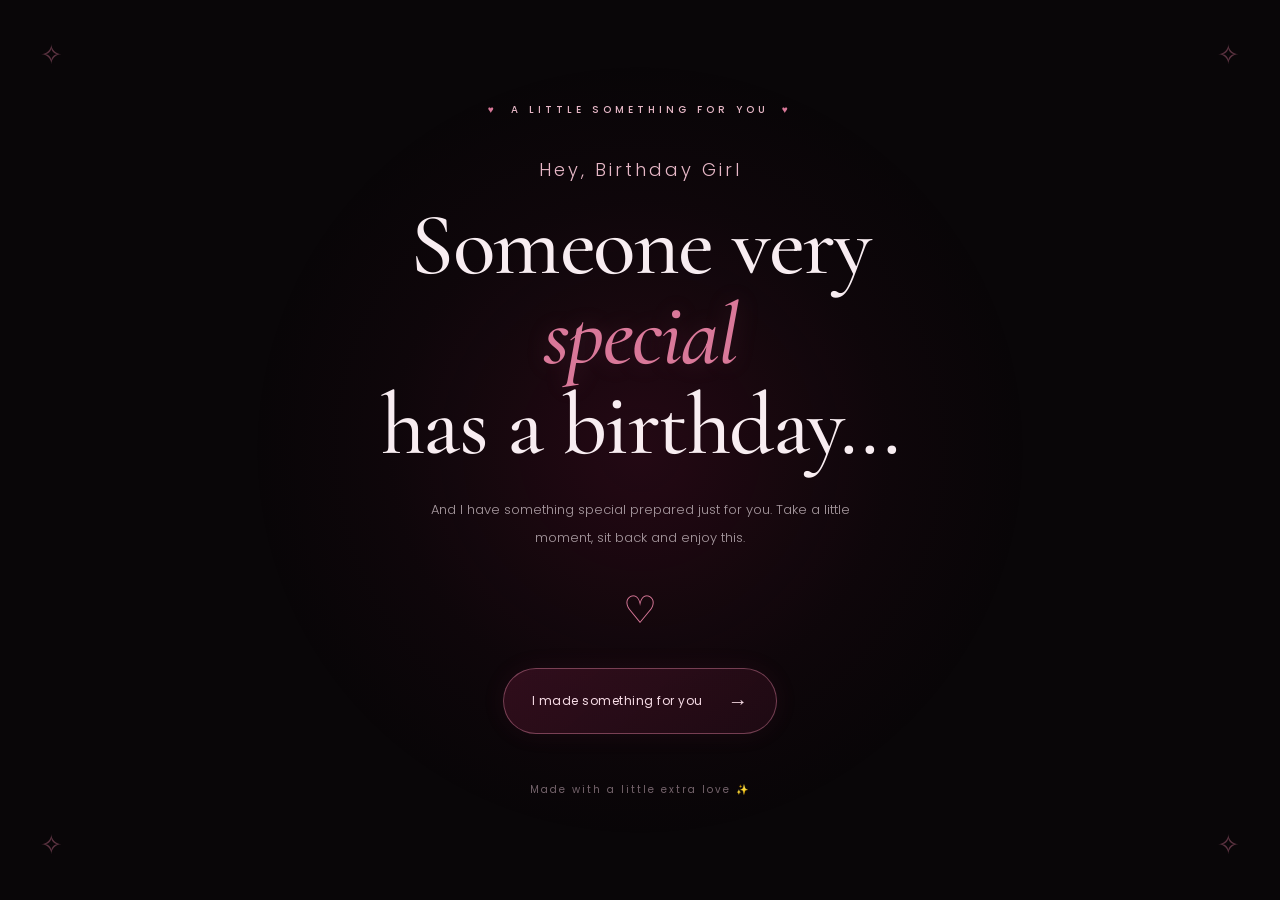
<file: 1195/index.html>
<!DOCTYPE html>
<html lang="en">
<head>
  <meta charset="UTF-8">
  <meta name="viewport" content="width=device-width, initial-scale=1.0">
  <meta name="theme-color" content="#090608">
  <meta name="description" content="A little birthday surprise made just for you.">
  <title>A Little Surprise For You ❤️</title>
  <link rel="stylesheet" href="style.css">
  <link rel="preconnect" href="https://fonts.googleapis.com">
  <link rel="preconnect" href="https://fonts.gstatic.com" crossorigin>
  <link href="https://fonts.googleapis.com/css2?family=Cormorant+Garamond:wght@400;500;600;700&family=Poppins:wght@300;400;500;600&display=swap" rel="stylesheet">
</head>
<body class="welcome-page">
  <div class="background-glow"></div>
  <div class="particles" id="particles" aria-hidden="true"></div>
  <div class="corner-decoration top-left">✧</div>
  <div class="corner-decoration top-right">✧</div>
  <div class="corner-decoration bottom-left">✧</div>
  <div class="corner-decoration bottom-right">✧</div>

  <main class="welcome-container">
    <div class="main-content">
      <div class="top-label"><span class="small-heart">♥</span> A LITTLE SOMETHING FOR YOU <span class="small-heart">♥</span></div>
      <p class="greeting">Hey, Birthday Girl</p>
      <h1>Someone very <span>special</span> has a birthday...</h1>
      <p class="description">And I have something special prepared just for you. Take a little moment, sit back and enjoy this.</p>
      <div class="heart-decoration" aria-hidden="true"><span>♡</span></div>
      <a href="story.html" class="start-button"><span>I made something for you</span><span class="arrow">→</span></a>
      <p class="bottom-message">Made with a little extra love ✨</p>
    </div>
  </main>
  <script src="script.js"></script>
</body>
</html>
</file>
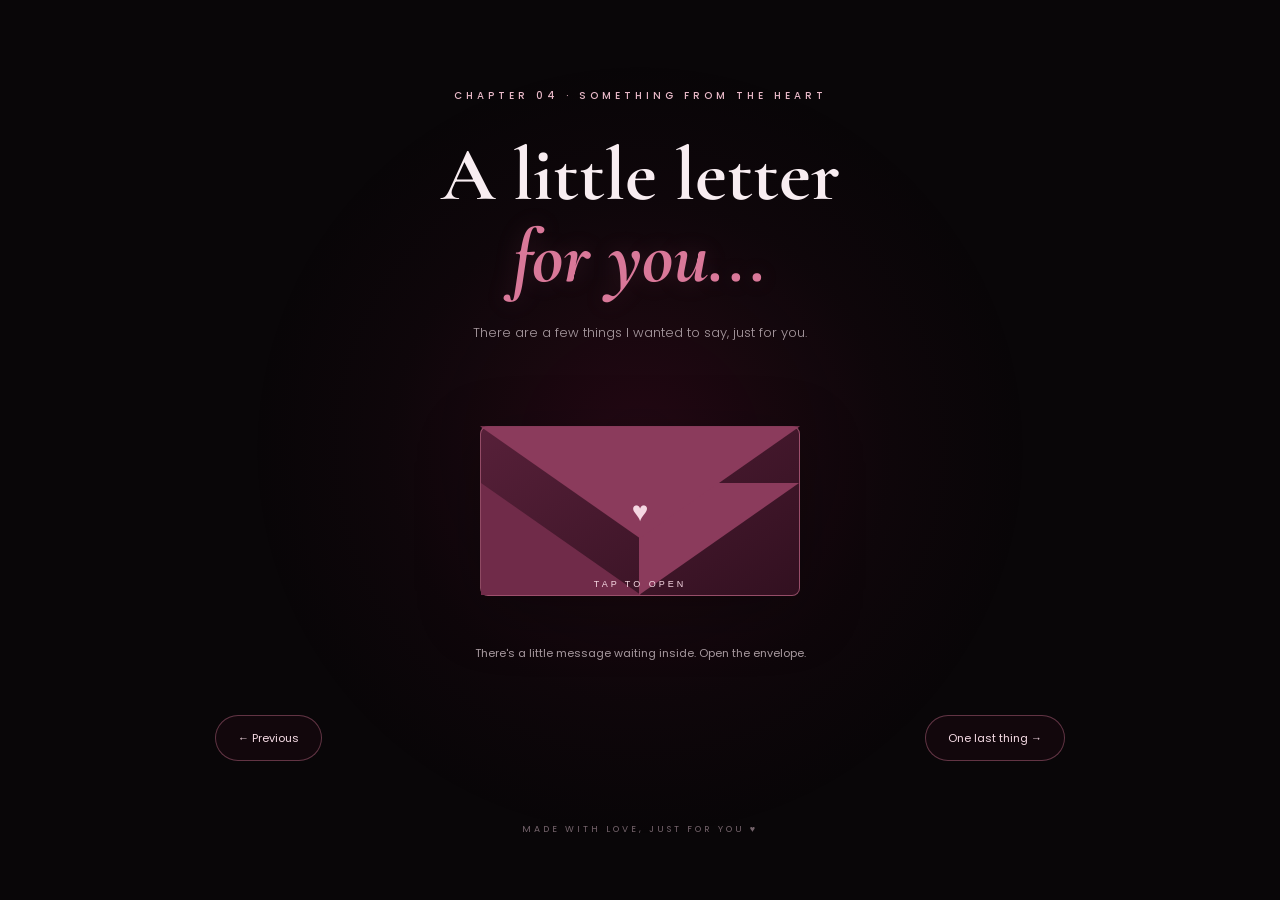
<file: 1195/letter.html>
<!DOCTYPE html>
<html lang="en">
<head>
  <meta charset="UTF-8">
  <meta name="viewport" content="width=device-width, initial-scale=1.0">
  <meta name="theme-color" content="#090608">
  <title>A Letter From Me 💌</title>
  <link rel="stylesheet" href="style.css">
  <link rel="preconnect" href="https://fonts.googleapis.com">
  <link rel="preconnect" href="https://fonts.gstatic.com" crossorigin>
  <link href="https://fonts.googleapis.com/css2?family=Cormorant+Garamond:wght@400;500;600;700&family=Poppins:wght@300;400;500;600&display=swap" rel="stylesheet">
</head>
<body class="letter-page">
  <div class="background-glow"></div>
  <div class="particles" id="particles" aria-hidden="true"></div>
  <main class="letter-container">
    <header class="letter-header">
      <span class="page-kicker">CHAPTER 04 · SOMETHING FROM THE HEART</span>
      <h1>A little letter <span>for you...</span></h1>
      <p>There are a few things I wanted to say, just for you.</p>
    </header>

    <section class="letter-scene">
      <button class="envelope" id="envelopeButton" type="button" aria-expanded="false" aria-controls="letterPaper">
        <span class="envelope-flap"></span>
        <span class="envelope-body"></span>
        <span class="envelope-heart">♥</span>
        <span class="envelope-hint">TAP TO OPEN</span>
      </button>

      <article class="letter-paper" id="letterPaper" aria-hidden="true">
        <p class="letter-greeting">To someone special,</p>
        <p>First of all, happy birthday. I hope today brings you the same warmth and happiness that you bring into the lives of the people around you.</p>
        <p>Ni birthday ki nenu okate korukunta ni life motham evaru una lekuna ni ee life lo happiness anedhi ey mathram thagakudadhu epatiki kuda , I always there for you in every situation no matter how far we will be , niki ni life lo elanti problem una nini evaru artham chesukokuna oka giraffe unadu ani gurthu pettuko.</p>
        <p>I hope this new year of your life gives you countless reasons to smile, the courage to chase everything you dream of, and people who make you feel valued every single day.</p>
        <p>Don't change for anyone in your life; just be yourself. You are the most wonderful person I have ever met, with a pure heart and soul..</p>
        <p>Keep being your wonderful self. You deserve beautiful things, today and always.</p>
        <p class="letter-signoff">With lots of affection, from your Waste Fellow <span>♥</span></p>
      </article>
    </section>

    <p class="letter-instruction" id="letterInstruction">There's a little message waiting inside. Open the envelope.</p>
    <nav class="page-navigation" aria-label="Page navigation">
      <a href="memories.html" class="nav-button previous">← Previous</a>
      <a href="surprise.html" class="nav-button next">One last thing →</a>
    </nav>
    <footer class="page-footer">MADE WITH LOVE, JUST FOR YOU ♥</footer>
  </main>
  <script src="script.js"></script>
</body>
</html>
</file>
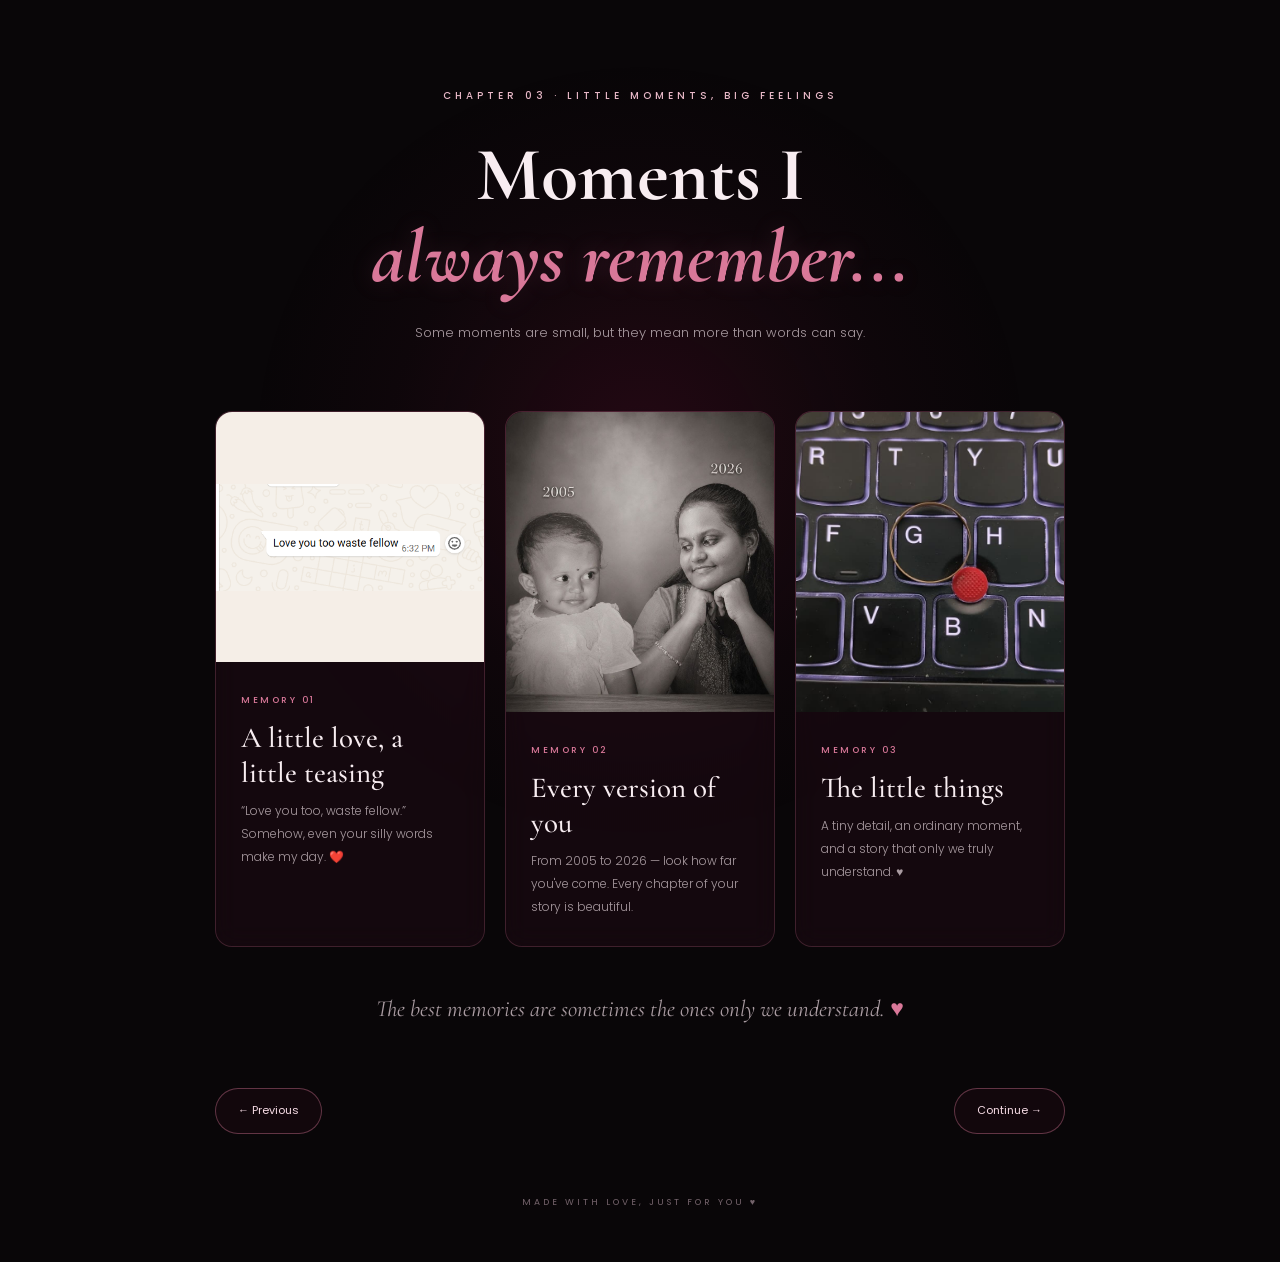
<file: 1195/memories.html>
<!DOCTYPE html>
<html lang="en">
<head>
  <meta charset="UTF-8">
  <meta name="viewport" content="width=device-width, initial-scale=1.0">
  <meta name="theme-color" content="#090608">
  <title>Moments I Remember 🌸</title>
  <link rel="stylesheet" href="style.css">
  <link rel="preconnect" href="https://fonts.googleapis.com">
  <link rel="preconnect" href="https://fonts.gstatic.com" crossorigin>
  <link href="https://fonts.googleapis.com/css2?family=Cormorant+Garamond:wght@400;500;600;700&family=Poppins:wght@300;400;500;600&display=swap" rel="stylesheet">
</head>
<body class="memories-page">
  <div class="background-glow"></div>
  <div class="particles" id="particles" aria-hidden="true"></div>
  <main class="memories-container">
    <header class="memories-header">
      <span class="page-kicker">CHAPTER 03 · LITTLE MOMENTS, BIG FEELINGS</span>
      <h1>Moments I <span>always remember...</span></h1>
      <p>Some moments are small, but they mean more than words can say.</p>
    </header>

    <section class="memory-grid memory-grid-three" aria-label="Our photo memories">
      <article class="memory-card memory-card-tall reveal static-memory-card">
        <div class="memory-art memory-art-chat">
          <img class="memory-photo" src="images/memory-01.png" alt="A sweet WhatsApp message saying Love you too waste fellow" loading="lazy">
        </div>
        <div class="memory-copy"><span class="memory-index">MEMORY 01</span><h2>A little love, a little teasing</h2><p>“Love you too, waste fellow.” Somehow, even your silly words make my day. ❤️</p></div>
      </article>

      <article class="memory-card reveal static-memory-card">
        <div class="memory-art memory-art-portrait">
          <img class="memory-photo" src="images/memory-02.jpg" alt="A childhood photograph beside a recent photograph, marked 2005 and 2026" loading="lazy">
        </div>
        <div class="memory-copy"><span class="memory-index">MEMORY 02</span><h2>Every version of you</h2><p>From 2005 to 2026 — look how far you've come. Every chapter of your story is beautiful.</p></div>
      </article>

      <article class="memory-card reveal static-memory-card">
        <div class="memory-art memory-art-portrait">
          <img class="memory-photo" src="images/memory-03.jpg" alt="A small ring and red charm resting on a laptop keyboard" loading="lazy">
        </div>
        <div class="memory-copy"><span class="memory-index">MEMORY 03</span><h2>The little things</h2><p>A tiny detail, an ordinary moment, and a story that only we truly understand. ♥</p></div>
      </article>
    </section>

    <p class="memory-note">The best memories are sometimes the ones only we understand. <span>♥</span></p>
    <nav class="page-navigation" aria-label="Page navigation">
      <a href="reasons.html" class="nav-button previous">← Previous</a>
      <a href="letter.html" class="nav-button next">Continue →</a>
    </nav>
    <footer class="page-footer">MADE WITH LOVE, JUST FOR YOU ♥</footer>
  </main>
  <script src="script.js"></script>
</body>
</html>
</file>
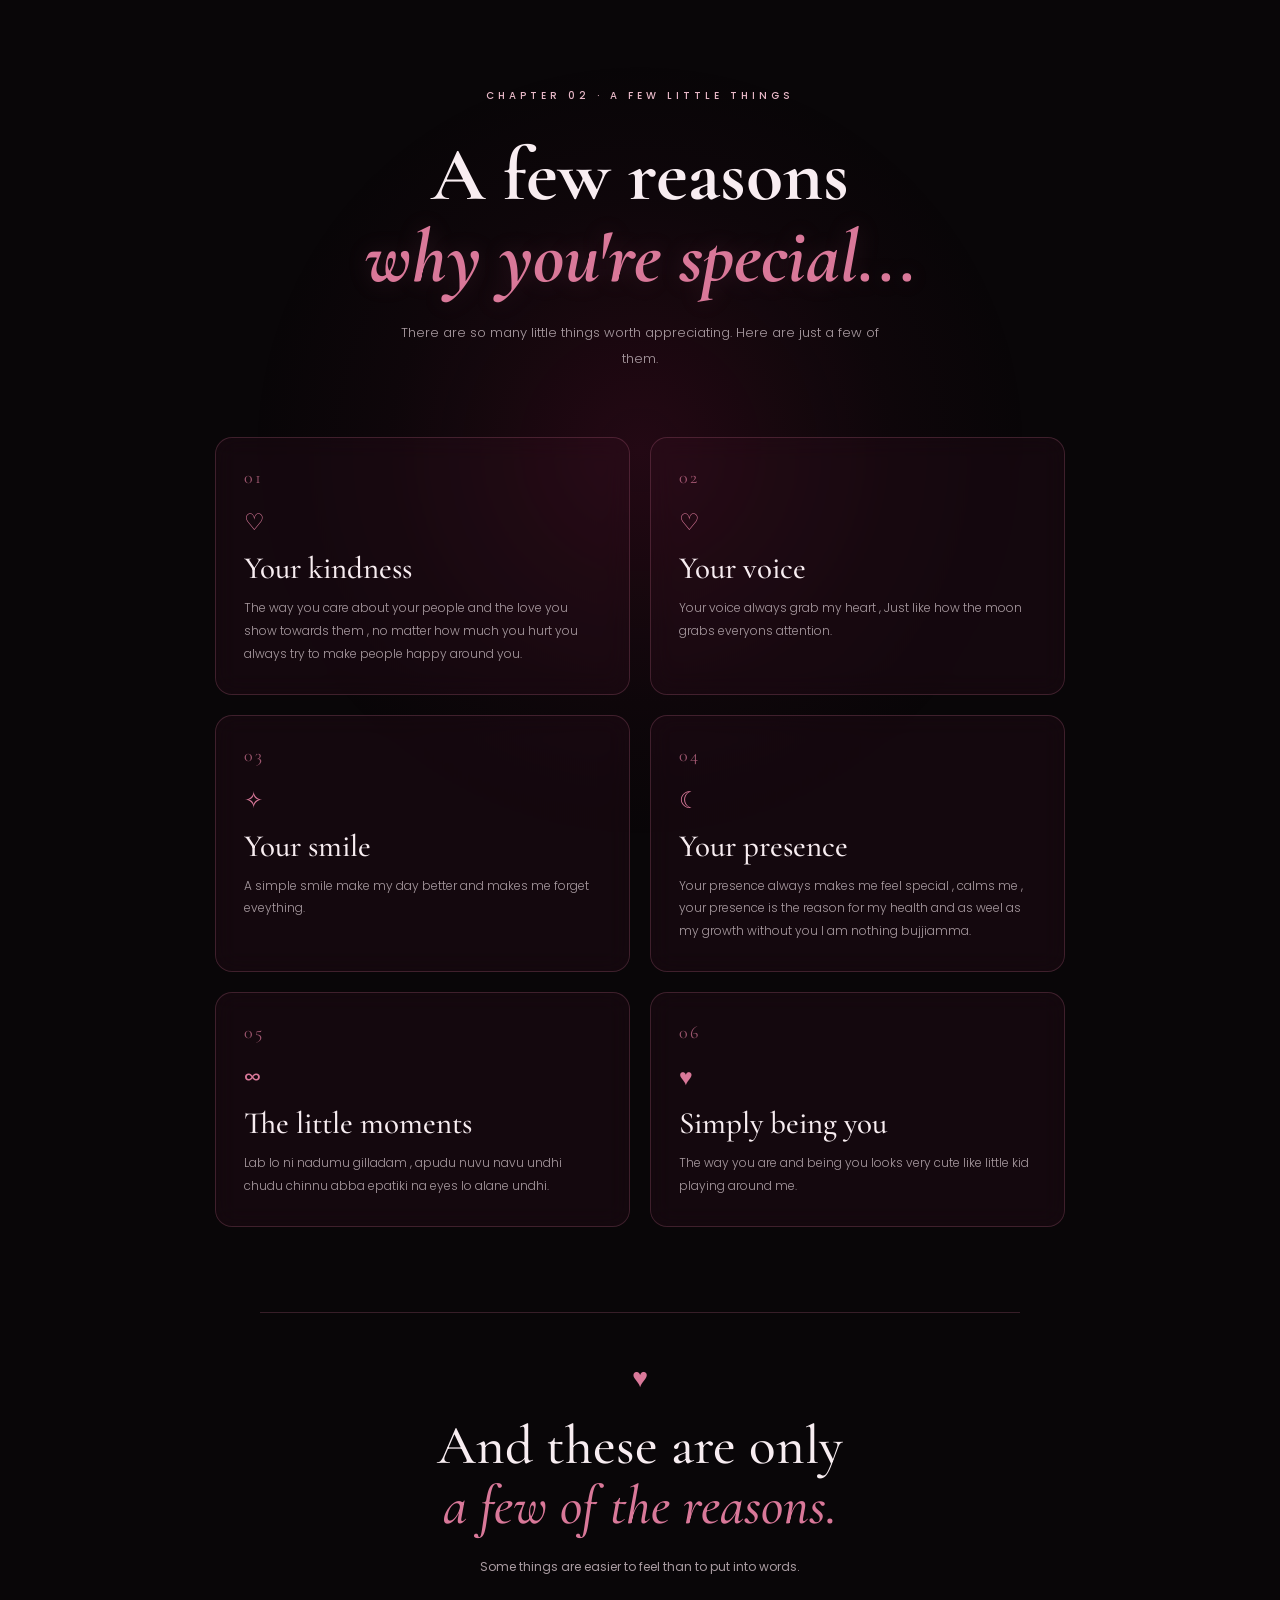
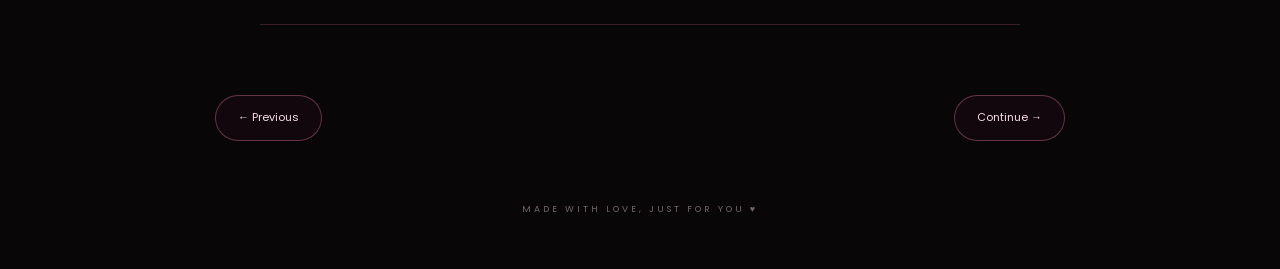
<file: 1195/reasons.html>
<!DOCTYPE html>
<html lang="en">
<head>
  <meta charset="UTF-8">
  <meta name="viewport" content="width=device-width, initial-scale=1.0">
  <meta name="theme-color" content="#090608">
  <title>Why You're Special ✨</title>
  <link rel="stylesheet" href="style.css">
  <link rel="preconnect" href="https://fonts.googleapis.com">
  <link rel="preconnect" href="https://fonts.gstatic.com" crossorigin>
  <link href="https://fonts.googleapis.com/css2?family=Cormorant+Garamond:wght@400;500;600;700&family=Poppins:wght@300;400;500;600&display=swap" rel="stylesheet">
</head>
<body class="reasons-page">
  <div class="background-glow"></div>
  <div class="particles" id="particles" aria-hidden="true"></div>
  <main class="reasons-container">
    <header class="reasons-header">
      <span class="page-kicker">CHAPTER 02 · A FEW LITTLE THINGS</span>
      <h1>A few reasons <span>why you're special...</span></h1>
      <p>There are so many little things worth appreciating. Here are just a few of them.</p>
    </header>

    <section class="reasons-grid" aria-label="Reasons why you are special">
      <article class="reason-card reveal"><span class="reason-number">01</span><span class="reason-icon">♡</span><h2>Your kindness</h2><p>The way you care about your people and the love you show towards them , no matter how much you hurt you always try to make people happy around you.</p></article>
      <article class="reason-card reveal"><span class="reason-number">02</span><span class="reason-icon">♡</span><h2>Your voice</h2><p>Your voice always grab my heart , Just like how the moon grabs everyons attention.</p></article>
      <article class="reason-card reveal"><span class="reason-number">03</span><span class="reason-icon">✧</span><h2>Your smile</h2><p>A simple smile make my day better and makes me forget eveything.</p></article>
      <article class="reason-card reveal"><span class="reason-number">04</span><span class="reason-icon">☾</span><h2>Your presence</h2><p>Your presence always makes me feel special , calms me , your presence is the reason for my health and as weel as my growth without you I am nothing bujjiamma.</p></article>
      <article class="reason-card reveal"><span class="reason-number">05</span><span class="reason-icon">∞</span><h2>The little moments</h2><p>Lab lo ni nadumu gilladam , apudu nuvu navu undhi chudu chinnu abba epatiki na eyes lo alane undhi.</p></article>
      <article class="reason-card reveal"><span class="reason-number">06</span><span class="reason-icon">♥</span><h2>Simply being you</h2><p>The way you are and being you looks very cute like little kid playing around me.</p></article>
    </section>

    <section class="reasons-closing reveal">
      <span class="closing-heart">♥</span>
      <h2>And these are only <span>a few of the reasons.</span></h2>
      <p>Some things are easier to feel than to put into words.</p>
    </section>
    <nav class="page-navigation" aria-label="Page navigation">
      <a href="story.html" class="nav-button previous">← Previous</a>
      <a href="memories.html" class="nav-button next">Continue →</a>
    </nav>
    <footer class="page-footer">MADE WITH LOVE, JUST FOR YOU ♥</footer>
  </main>
  <script src="script.js"></script>
</body>
</html>
</file>
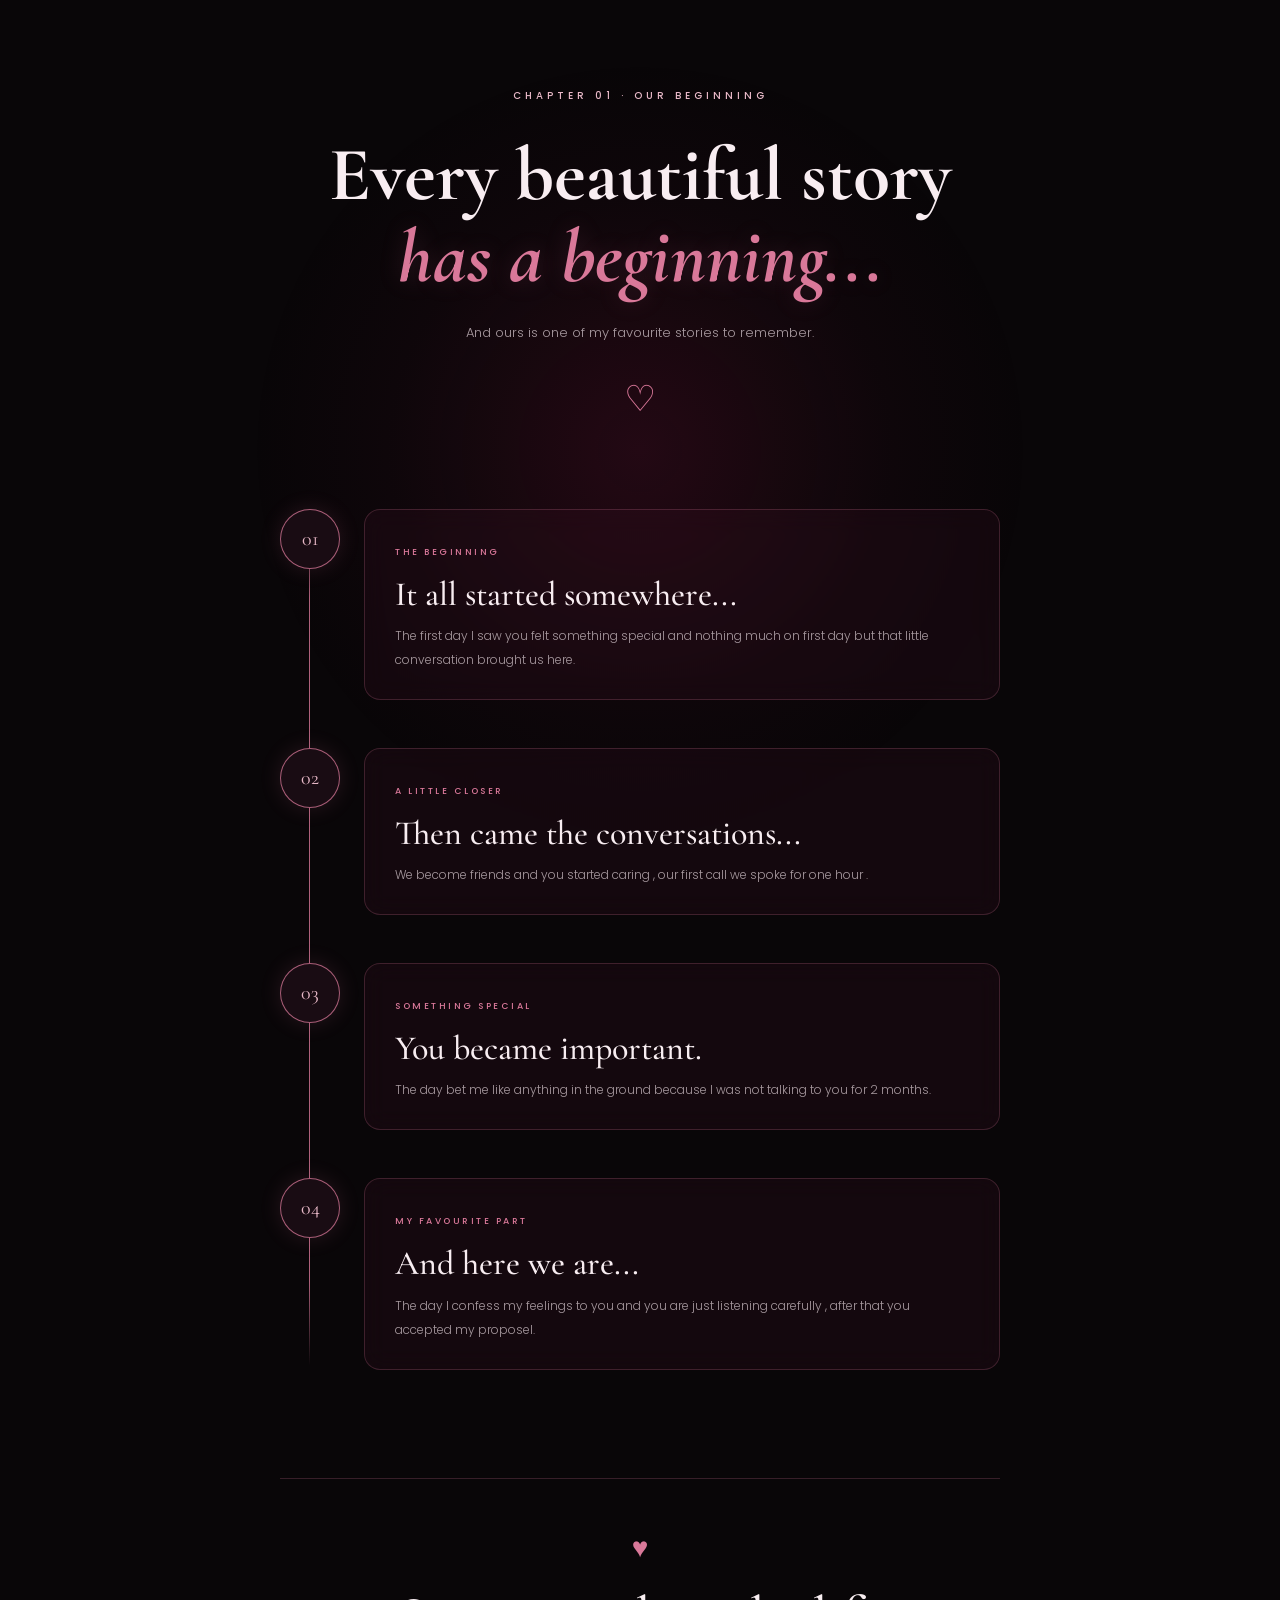
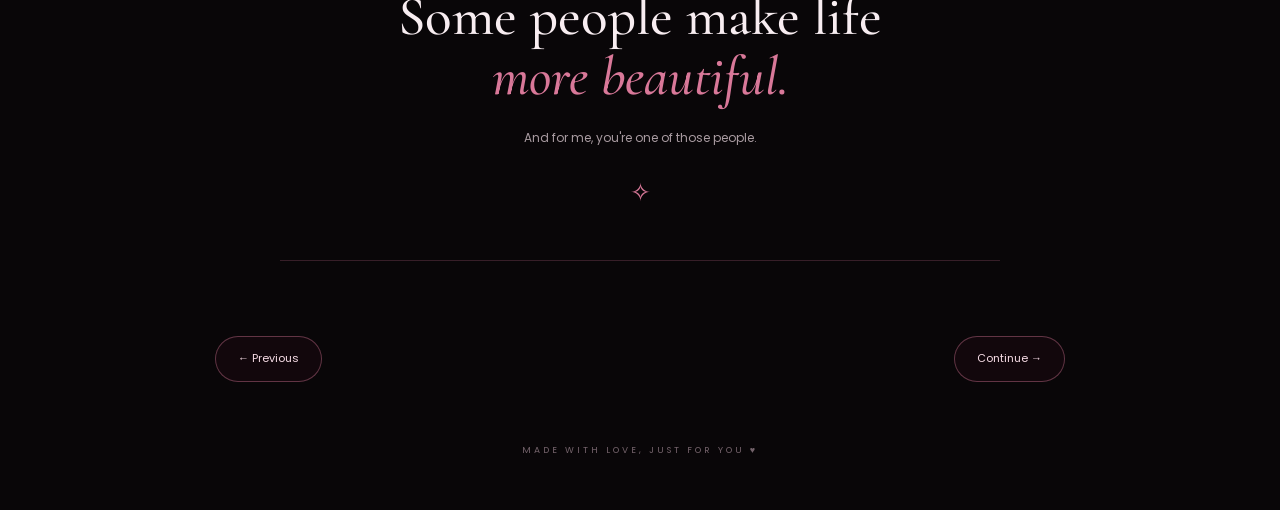
<file: 1195/story.html>
<!DOCTYPE html>
<html lang="en">
<head>
  <meta charset="UTF-8">
  <meta name="viewport" content="width=device-width, initial-scale=1.0">
  <meta name="theme-color" content="#090608">
  <title>Our Little Story ❤️</title>
  <link rel="stylesheet" href="style.css">
  <link rel="preconnect" href="https://fonts.googleapis.com">
  <link rel="preconnect" href="https://fonts.gstatic.com" crossorigin>
  <link href="https://fonts.googleapis.com/css2?family=Cormorant+Garamond:wght@400;500;600;700&family=Poppins:wght@300;400;500;600&display=swap" rel="stylesheet">
</head>
<body class="story-page">
  <div class="background-glow"></div>
  <div class="particles" id="particles" aria-hidden="true"></div>
  <main class="story-container">
    <header class="story-header">
      <span class="story-label">CHAPTER 01 · OUR BEGINNING</span>
      <h1>Every beautiful story <span>has a beginning...</span></h1>
      <p>And ours is one of my favourite stories to remember.</p>
      <div class="story-heart" aria-hidden="true">♡</div>
    </header>

    <section class="timeline" aria-label="Our story">
      <article class="timeline-item reveal">
        <div class="timeline-dot">01</div>
        <div class="timeline-card">
          <span class="moment-label">THE BEGINNING</span>
          <h2>It all started somewhere...</h2>
          <p>The first day I saw you felt something special and nothing much on first day but that little conversation brought us here.</p>
        </div>
      </article>
      <article class="timeline-item reveal">
        <div class="timeline-dot">02</div>
        <div class="timeline-card">
          <span class="moment-label">A LITTLE CLOSER</span>
          <h2>Then came the conversations...</h2>
          <p>We become friends and you started caring , our first call we spoke for one hour .</p>
        </div>
      </article>
      <article class="timeline-item reveal">
        <div class="timeline-dot">03</div>
        <div class="timeline-card">
          <span class="moment-label">SOMETHING SPECIAL</span>
          <h2>You became important.</h2>
          <p>The day bet me like anything in the ground because I was not talking to you for 2 months.</p>
        </div>
      </article>
      <article class="timeline-item reveal">
        <div class="timeline-dot">04</div>
        <div class="timeline-card">
          <span class="moment-label">MY FAVOURITE PART</span>
          <h2>And here we are...</h2>
          <p>The day I confess my feelings to you and you are just listening carefully , after that you accepted my proposel.</p>
        </div>
      </article>
    </section>

    <section class="story-ending reveal">
      <span class="ending-heart">♥</span>
      <h2>Some people make life <span>more beautiful.</span></h2>
      <p>And for me, you're one of those people.</p>
      <span class="ending-decoration">✧</span>
    </section>

    <nav class="page-navigation" aria-label="Page navigation">
      <a href="index.html" class="nav-button previous">← Previous</a>
      <a href="reasons.html" class="nav-button next">Continue →</a>
    </nav>
    <footer class="page-footer">MADE WITH LOVE, JUST FOR YOU ♥</footer>
  </main>
  <script src="script.js"></script>
</body>
</html>
</file>
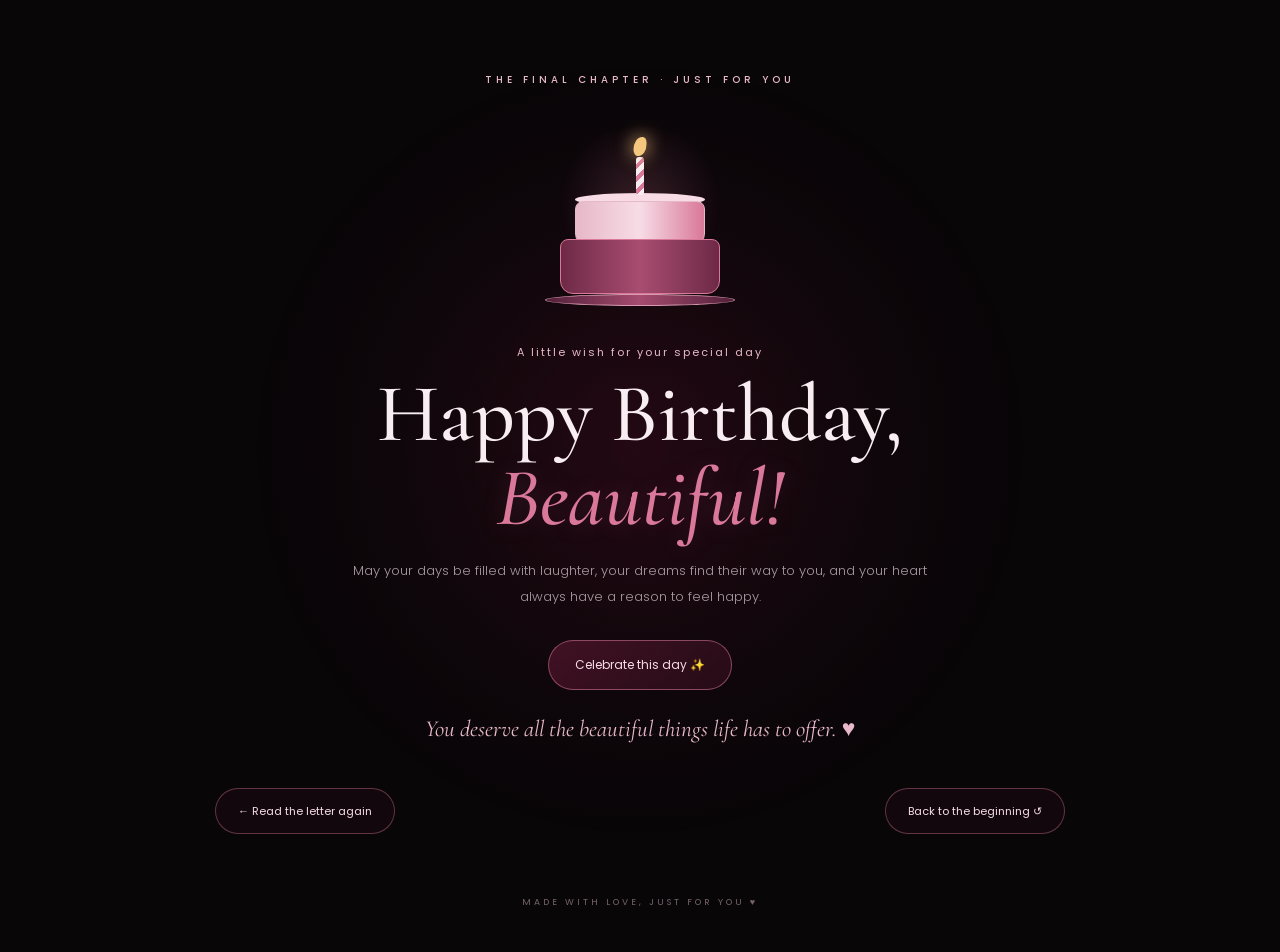
<file: 1195/surprise.html>
<!DOCTYPE html>
<html lang="en">
<head>
  <meta charset="UTF-8">
  <meta name="viewport" content="width=device-width, initial-scale=1.0">
  <meta name="theme-color" content="#090608">
  <title>One Last Surprise 🎂</title>
  <link rel="stylesheet" href="style.css">
  <link rel="preconnect" href="https://fonts.googleapis.com">
  <link rel="preconnect" href="https://fonts.gstatic.com" crossorigin>
  <link href="https://fonts.googleapis.com/css2?family=Cormorant+Garamond:wght@400;500;600;700&family=Poppins:wght@300;400;500;600&display=swap" rel="stylesheet">
</head>
<body class="surprise-page">
  <div class="background-glow"></div>
  <div class="particles" id="particles" aria-hidden="true"></div>
  <canvas id="celebrationCanvas" class="celebration-canvas" aria-hidden="true"></canvas>

  <main class="surprise-container">
    <span class="page-kicker">THE FINAL CHAPTER · JUST FOR YOU</span>
    <div class="birthday-cake reveal" aria-hidden="true">
      <div class="cake-glow"></div>
      <div class="candle"><span class="flame"></span></div>
      <div class="cake-top"></div>
      <div class="cake-middle"></div>
      <div class="cake-bottom"></div>
      <div class="cake-plate"></div>
    </div>

    <header class="surprise-header reveal">
      <p class="surprise-small">A little wish for your special day</p>
      <h1>Happy Birthday, <span>Beautiful!</span></h1>
      <p class="surprise-message">May your days be filled with laughter, your dreams find their way to you, and your heart always have a reason to feel happy.</p>
    </header>

    <button class="celebrate-button" id="celebrateButton" type="button">
      <span>Celebrate this day</span><span aria-hidden="true"> ✨</span>
    </button>
    <p class="final-note">You deserve all the beautiful things life has to offer. ♥</p>

    <nav class="page-navigation final-navigation" aria-label="Page navigation">
      <a href="letter.html" class="nav-button previous">← Read the letter again</a>
      <a href="index.html" class="nav-button next">Back to the beginning ↺</a>
    </nav>
    <footer class="page-footer">MADE WITH LOVE, JUST FOR YOU ♥</footer>
  </main>
  <script src="script.js"></script>
</body>
</html>
</file>
<file: 1195/style.css>
/* =========================================
   BIRTHDAY SURPRISE WEBSITE
   Shared design system for all six pages
========================================= */

:root {
  --background: #090608;
  --surface: rgba(60, 20, 37, 0.22);
  --pink: #d97899;
  --light-pink: #e7b8c7;
  --text: #f8edf1;
  --muted: #a99ba1;
  --line: rgba(217, 120, 153, 0.22);
}

* { box-sizing: border-box; margin: 0; padding: 0; }

html { scroll-behavior: smooth; }

body {
  min-height: 100vh;
  min-height: 100svh;
  position: relative;
  overflow-x: hidden;
  background: var(--background);
  color: var(--text);
  font-family: "Poppins", sans-serif;
}

.background-glow {
  position: fixed;
  z-index: 0;
  top: 50%;
  left: 50%;
  width: min(78vw, 780px);
  aspect-ratio: 1;
  transform: translate(-50%, -50%);
  border-radius: 50%;
  background: radial-gradient(circle, rgba(117,19,56,.25), rgba(80,15,40,.08) 45%, transparent 70%);
  pointer-events: none;
}

.particles {
  position: fixed;
  z-index: 1;
  inset: 0;
  overflow: hidden;
  pointer-events: none;
}

.particle {
  position: absolute;
  top: -30px;
  display: block;
  color: var(--pink);
  opacity: 0;
  text-shadow: 0 0 6px rgba(217,120,153,.7), 0 0 14px rgba(217,120,153,.4);
  animation: fallingHeart linear forwards;
}

@keyframes fallingHeart {
  0% { transform: translate3d(0,-30px,0) rotate(0); opacity: 0; }
  15% { opacity: .72; }
  50% { transform: translate3d(24px,50vh,0) rotate(20deg); opacity: .58; }
  100% { transform: translate3d(-18px,110vh,0) rotate(-20deg); opacity: 0; }
}

@keyframes fadeUp {
  from { opacity: 0; transform: translateY(30px); }
  to { opacity: 1; transform: translateY(0); }
}
@keyframes fadeIn { from { opacity: 0; } to { opacity: 1; } }
@keyframes heartbeat { 0%,100% { transform: scale(1); } 50% { transform: scale(1.18); } }
@keyframes flameFlicker {
  0%,100% { transform: translateX(-50%) rotate(-4deg) scale(1); }
  50% { transform: translateX(-50%) rotate(5deg) scale(1.1); }
}

h1, h2 { font-family: "Cormorant Garamond", serif; }
h1 span { color: var(--pink); font-style: italic; text-shadow: 0 0 25px rgba(217,120,153,.18); }

.page-kicker, .story-label {
  color: var(--light-pink);
  font-size: 10px;
  font-weight: 500;
  letter-spacing: 4px;
}

.page-navigation {
  position: relative;
  z-index: 2;
  display: flex;
  justify-content: space-between;
  align-items: center;
  gap: 14px;
  width: min(100%, 850px);
  margin: 0 auto;
}

.nav-button {
  display: inline-flex;
  align-items: center;
  justify-content: center;
  min-height: 46px;
  padding: 13px 22px;
  border: 1px solid rgba(217,120,153,.4);
  border-radius: 50px;
  color: #f7dce6;
  background: rgba(60,20,37,.18);
  text-decoration: none;
  font-size: 11px;
  transition: background .3s ease, transform .3s ease, border-color .3s ease;
}
.nav-button:hover { background: #70213f; border-color: var(--pink); transform: translateY(-3px); }
.nav-button:focus-visible, button:focus-visible, a:focus-visible { outline: 2px solid var(--pink); outline-offset: 4px; }

.page-footer {
  position: relative;
  z-index: 2;
  margin-top: 62px;
  padding-bottom: 8px;
  color: #74636b;
  text-align: center;
  font-size: 9px;
  letter-spacing: 3px;
}

.reveal {
  opacity: 0;
  transform: translateY(26px);
  transition: opacity .8s ease, transform .8s ease;
}
.reveal.visible { opacity: 1; transform: translateY(0); }

/* PAGE 1 — WELCOME */
.welcome-page { display: flex; align-items: center; justify-content: center; }
.welcome-container {
  position: relative;
  z-index: 2;
  display: flex;
  align-items: center;
  justify-content: center;
  width: 100%;
  min-height: 100vh;
  min-height: 100svh;
  padding: 70px 24px;
}
.main-content {
  width: 100%;
  max-width: 780px;
  margin: auto;
  text-align: center;
  animation: fadeUp 1.3s ease both;
}
.top-label {
  display: flex;
  justify-content: center;
  align-items: center;
  gap: 13px;
  margin-bottom: 38px;
  color: var(--light-pink);
  font-size: 10px;
  font-weight: 500;
  letter-spacing: 4px;
  animation: fadeIn 1.8s ease both;
}
.small-heart { color: var(--pink); font-size: 10px; }
.greeting { margin-bottom: 18px; color: var(--light-pink); font-size: clamp(14px,2vw,18px); font-weight: 300; letter-spacing: 3px; }
.welcome-page h1 { color: var(--text); font-size: clamp(48px,7.5vw,88px); font-weight: 500; line-height: 1.02; letter-spacing: -1.5px; }
.welcome-page h1 span { display: block; }
.description { max-width: 470px; margin: 26px auto 0; color: var(--muted); font-size: clamp(11px,1.2vw,13px); font-weight: 300; line-height: 2.1; }
.heart-decoration { margin: 30px 0; }
.heart-decoration span { display: inline-block; color: var(--pink); font-size: 38px; animation: heartbeat 2s ease-in-out infinite; }
.start-button {
  display: inline-flex;
  align-items: center;
  justify-content: center;
  gap: 25px;
  padding: 17px 28px;
  border: 1px solid rgba(218,126,157,.45);
  border-radius: 50px;
  background: linear-gradient(135deg,rgba(112,29,61,.35),rgba(53,15,31,.45));
  box-shadow: 0 0 25px rgba(190,65,110,.08);
  color: #f7dce6;
  text-decoration: none;
  font-size: 12px;
  letter-spacing: .5px;
  transition: all .35s ease;
}
.start-button:hover { transform: translateY(-4px); border-color: var(--pink); background: #70213f; box-shadow: 0 0 35px rgba(217,120,153,.3); }
.arrow { font-size: 20px; transition: transform .3s ease; }
.start-button:hover .arrow { transform: translateX(6px); }
.bottom-message { margin-top: 48px; color: #74636b; font-size: 10px; letter-spacing: 2px; }
.corner-decoration { position: fixed; z-index: 2; color: rgba(217,120,153,.4); font-size: 27px; pointer-events: none; }
.top-left { top: 35px; left: 40px; }
.top-right { top: 35px; right: 40px; }
.bottom-left { bottom: 35px; left: 40px; }
.bottom-right { bottom: 35px; right: 40px; }

/* PAGE 2 — OUR STORY */
.story-page, .reasons-page, .memories-page, .letter-page, .surprise-page { display: block; overflow-y: auto; }
.story-container, .reasons-container, .memories-container, .letter-container {
  position: relative;
  z-index: 2;
  width: min(100% - 40px, 950px);
  margin-inline: auto;
  padding: clamp(65px,9vh,100px) 0 45px;
}
.story-header, .reasons-header, .memories-header, .letter-header { text-align: center; margin: 0 auto 75px; animation: fadeUp 1.1s ease both; }
.story-header h1, .reasons-header h1, .memories-header h1, .letter-header h1 { margin-top: 28px; font-size: clamp(43px,7vw,76px); line-height: 1.08; }
.story-header h1 span, .reasons-header h1 span, .memories-header h1 span, .letter-header h1 span { display: block; }
.story-header > p, .reasons-header > p, .memories-header > p, .letter-header > p { max-width: 480px; margin: 22px auto 0; color: var(--muted); font-size: 13px; font-weight: 300; line-height: 2; }
.story-heart { margin-top: 25px; color: var(--pink); font-size: 36px; animation: heartbeat 2s ease-in-out infinite; }
.timeline { position: relative; width: min(100%,720px); margin: 0 auto; padding: 8px 0; }
.timeline::before { content: ""; position: absolute; top: 12px; bottom: 12px; left: 29px; width: 1px; background: linear-gradient(to bottom,transparent,rgba(217,120,153,.8) 10%,rgba(217,120,153,.8) 90%,transparent); }
.timeline-item { position: relative; display: grid; grid-template-columns: 60px minmax(0,1fr); align-items: start; gap: 24px; margin-bottom: 48px; }
.timeline-item:last-child { margin-bottom: 0; }
.timeline-dot { position: relative; z-index: 2; display: grid; place-items: center; width: 60px; height: 60px; border: 1px solid rgba(217,120,153,.75); border-radius: 50%; background: #190c13; color: var(--light-pink); font-family: "Cormorant Garamond",serif; font-size: 20px; box-shadow: 0 0 22px rgba(217,120,153,.14); }
.timeline-card { min-width: 0; padding: 27px 30px; border: 1px solid var(--line); border-radius: 16px; background: var(--surface); backdrop-filter: blur(12px); -webkit-backdrop-filter: blur(12px); transition: transform .35s ease,border-color .35s ease,box-shadow .35s ease; }
.timeline-card:hover { transform: translateY(-4px); border-color: rgba(217,120,153,.55); box-shadow: 0 12px 32px rgba(160,40,80,.12); }
.moment-label, .memory-index { color: var(--pink); font-size: 9px; font-weight: 500; letter-spacing: 2.5px; }
.timeline-card h2 { margin: 13px 0 10px; color: var(--text); font-size: clamp(25px,3.5vw,34px); font-weight: 500; line-height: 1.15; }
.timeline-card p { color: var(--muted); font-size: 12px; font-weight: 300; line-height: 2; }
.story-ending { max-width: 720px; margin: 100px auto 75px; padding: 48px 20px; text-align: center; border-top: 1px solid var(--line); border-bottom: 1px solid var(--line); }
.ending-heart { color: var(--pink); font-size: 28px; }
.story-ending h2, .reasons-closing h2 { margin: 18px 0; color: var(--text); font-size: clamp(34px,5.5vw,55px); font-weight: 500; line-height: 1.1; }
.story-ending h2 span, .reasons-closing h2 span { display: block; color: var(--pink); font-style: italic; }
.story-ending p, .reasons-closing p { color: var(--muted); font-size: 12px; line-height: 2; }
.ending-decoration { display: block; margin-top: 24px; color: var(--pink); font-size: 25px; }

/* PAGE 3 — REASONS */
.reasons-header { max-width: 760px; margin-bottom: 65px; }
.reasons-grid { display: grid; grid-template-columns: repeat(2,minmax(0,1fr)); gap: 20px; width: min(100%,850px); margin: 0 auto; }
.reason-card { min-width: 0; min-height: 205px; padding: 28px; border: 1px solid var(--line); border-radius: 17px; background: var(--surface); backdrop-filter: blur(12px); -webkit-backdrop-filter: blur(12px); transition: transform .35s ease,border-color .35s ease,box-shadow .35s ease; }
.reason-card:hover { transform: translateY(-5px); border-color: rgba(217,120,153,.55); box-shadow: 0 12px 32px rgba(160,40,80,.13); }
.reason-number { display: block; color: rgba(217,120,153,.7); font-family: "Cormorant Garamond",serif; font-size: 18px; letter-spacing: 2px; }
.reason-icon { display: block; margin: 17px 0 10px; color: var(--pink); font-size: 23px; }
.reason-card h2 { margin-bottom: 10px; color: var(--text); font-size: clamp(24px,3vw,31px); font-weight: 500; }
.reason-card p { color: var(--muted); font-size: 12px; font-weight: 300; line-height: 1.9; }
.reasons-closing { max-width: 760px; margin: 85px auto 70px; padding: 45px 20px; text-align: center; border-top: 1px solid var(--line); border-bottom: 1px solid var(--line); }
.closing-heart { color: var(--pink); font-size: 27px; }

/* PAGE 4 — MEMORIES */
.memories-header { max-width: 760px; margin-bottom: 65px; }
.memory-grid { display: grid; grid-template-columns: repeat(2,minmax(0,1fr)); gap: 20px; width: min(100%,850px); margin: 0 auto; }
.memory-card { overflow: hidden; border: 1px solid var(--line); border-radius: 17px; background: var(--surface); backdrop-filter: blur(12px); -webkit-backdrop-filter: blur(12px); transition: transform .35s ease,border-color .35s ease; }
.memory-card:hover { transform: translateY(-5px); border-color: rgba(217,120,153,.55); }
.memory-card-wide { grid-column: 1 / -1; display: grid; grid-template-columns: .8fr 1.2fr; }
.memory-art { min-height: 180px; display: flex; align-items: center; justify-content: center; gap: 25px; overflow: hidden; background: radial-gradient(circle at 50% 50%,rgba(217,120,153,.22),rgba(60,20,37,.25) 58%,rgba(9,6,8,.2)); color: var(--light-pink); font-family: "Cormorant Garamond",serif; font-size: 42px; }
.memory-card-tall .memory-art { min-height: 235px; }
.memory-art span:nth-child(2) { color: var(--pink); font-size: 62px; text-shadow: 0 0 25px rgba(217,120,153,.35); }
.art-two { background: radial-gradient(circle at 50% 45%,rgba(120,75,112,.3),rgba(60,20,37,.2) 65%); }
.art-three { background: radial-gradient(circle at 50% 45%,rgba(160,75,95,.25),rgba(60,20,37,.2) 65%); }
.art-four { min-height: 180px; background: radial-gradient(circle at 50% 50%,rgba(217,120,153,.25),rgba(60,20,37,.2) 65%); font-size: 70px; }
.memory-copy { padding: 23px 25px 27px; }
.memory-copy h2 { margin: 10px 0; color: var(--text); font-size: 29px; font-weight: 500; }
.memory-copy p { color: var(--muted); font-size: 12px; font-weight: 300; line-height: 1.9; }
.memory-note { margin: 48px auto 65px; color: var(--muted); text-align: center; font-family: "Cormorant Garamond",serif; font-size: 23px; font-style: italic; }
.memory-note span { color: var(--pink); }

/* PAGE 5 — LETTER */
.letter-header { margin-bottom: 45px; }
.letter-scene { display: flex; flex-direction: column; align-items: center; gap: 25px; perspective: 1000px; }
.envelope { position: relative; width: min(320px,82vw); height: 205px; border: 0; background: transparent; cursor: pointer; filter: drop-shadow(0 15px 30px rgba(0,0,0,.25)); transition: transform .4s ease; }
.envelope:hover { transform: translateY(-5px); }
.envelope-body { position: absolute; inset: 35px 0 0; border: 1px solid rgba(217,120,153,.55); border-radius: 8px; background: linear-gradient(145deg,#572039,#321020); clip-path: polygon(0 0,100% 0,100% 100%,0 100%); }
.envelope-body::before, .envelope-body::after { content: ""; position: absolute; bottom: 0; width: 0; height: 0; border-style: solid; }
.envelope-body::before { left: 0; border-width: 0 160px 112px 0; border-color: transparent transparent #702b49 transparent; }
.envelope-body::after { right: 0; border-width: 112px 160px 0 0; border-color: #8b3b5c transparent transparent transparent; }
.envelope-flap { position: absolute; z-index: 3; top: 35px; left: 0; width: 100%; height: 112px; background: #8b3b5c; clip-path: polygon(0 0,100% 0,50% 100%); transform-origin: top; transition: transform .65s ease; }
.envelope-heart { position: absolute; z-index: 4; top: 105px; left: 50%; transform: translateX(-50%); color: #f5d7e2; font-size: 28px; transition: opacity .3s ease; }
.envelope-hint { position: absolute; z-index: 5; bottom: 7px; left: 0; width: 100%; color: #f5d7e2; font-size: 9px; letter-spacing: 3px; }
.envelope.opened .envelope-flap { transform: rotateX(180deg); }
.envelope.opened .envelope-heart { opacity: 0; }
.letter-paper { width: min(100%,650px); max-height: 0; overflow: hidden; padding: 0 30px; border: 1px solid transparent; border-radius: 12px; background: rgba(248,237,241,.97); color: #482433; opacity: 0; transform: translateY(-12px); transition: max-height .8s ease,opacity .6s ease,transform .6s ease,padding .6s ease; }
.letter-paper.letter-open { max-height: 850px; padding: 32px 35px; border-color: rgba(217,120,153,.35); opacity: 1; transform: translateY(0); }
.letter-paper p { margin-bottom: 16px; font-family: "Cormorant Garamond",serif; font-size: 19px; line-height: 1.65; }
.letter-paper .letter-greeting { color: #8b3b5c; font-size: 24px; font-weight: 600; }
.letter-paper .letter-signoff { margin: 24px 0 0; color: #8b3b5c; font-style: italic; }
.letter-signoff span { color: #b34c73; }
.letter-instruction { min-height: 25px; margin: 22px auto 45px; color: var(--muted); text-align: center; font-size: 11px; }

/* PAGE 6 — FINAL SURPRISE */
.surprise-page { min-height: 100vh; }
.surprise-container { position: relative; z-index: 2; display: flex; flex-direction: column; align-items: center; width: min(100% - 36px,900px); min-height: 100vh; margin: 0 auto; padding: clamp(55px,8vh,85px) 0 35px; text-align: center; }
.surprise-container > .page-kicker { margin-bottom: 24px; }
.birthday-cake { position: relative; width: 210px; height: 205px; margin: 5px auto 22px; }
.cake-glow { position: absolute; top: 10px; left: 50%; width: 180px; height: 150px; transform: translateX(-50%); border-radius: 50%; background: radial-gradient(circle,rgba(217,120,153,.2),transparent 70%); }
.cake-plate { position: absolute; bottom: 16px; left: 50%; width: 190px; height: 12px; transform: translateX(-50%); border: 1px solid #d99ab0; border-radius: 50%; background: linear-gradient(90deg,#522039,#a64c70,#522039); }
.cake-bottom { position: absolute; bottom: 28px; left: 50%; width: 160px; height: 55px; transform: translateX(-50%); border: 1px solid #d97899; border-radius: 8px 8px 13px 13px; background: linear-gradient(90deg,#6e2947,#a84d70,#6e2947); }
.cake-middle { position: absolute; bottom: 78px; left: 50%; width: 130px; height: 43px; transform: translateX(-50%); border: 1px solid #e7b8c7; border-radius: 8px 8px 10px 10px; background: linear-gradient(90deg,#e7b8c7,#f7dce6,#d97899); }
.cake-top { position: absolute; bottom: 116px; left: 50%; width: 130px; height: 13px; transform: translateX(-50%); border-radius: 50%; background: #f7dce6; }
.candle { position: absolute; z-index: 3; bottom: 127px; left: 50%; width: 8px; height: 38px; transform: translateX(-50%); border-radius: 3px; background: repeating-linear-gradient(135deg,#f8edf1 0 5px,#d97899 5px 9px); }
.flame { position: absolute; top: -20px; left: 50%; width: 13px; height: 19px; transform: translateX(-50%); border-radius: 70% 30% 65% 35%; background: #f5c77e; box-shadow: 0 0 18px #f5c77e; animation: flameFlicker .8s ease-in-out infinite; }
.surprise-header { max-width: 740px; }
.surprise-small { color: var(--light-pink); font-size: 11px; letter-spacing: 2px; }
.surprise-header h1 { margin: 12px 0 18px; font-size: clamp(45px,8vw,82px); font-weight: 500; line-height: 1.02; }
.surprise-header h1 span { display: block; }
.surprise-message { max-width: 580px; margin: 0 auto; color: var(--muted); font-size: 13px; font-weight: 300; line-height: 2; }
.celebrate-button { margin-top: 30px; padding: 15px 26px; border: 1px solid rgba(217,120,153,.55); border-radius: 50px; background: linear-gradient(135deg,rgba(112,29,61,.5),rgba(53,15,31,.6)); color: #f7dce6; font-family: "Poppins",sans-serif; font-size: 12px; cursor: pointer; transition: transform .3s ease,background .3s ease,box-shadow .3s ease; }
.celebrate-button:hover { transform: translateY(-4px); background: #70213f; box-shadow: 0 0 30px rgba(217,120,153,.25); }
.final-note { margin: 25px auto 45px; color: var(--light-pink); font-family: "Cormorant Garamond",serif; font-size: 23px; font-style: italic; }
.final-navigation { margin-top: auto; }
.celebration-canvas { position: fixed; z-index: 5; inset: 0; width: 100%; height: 100%; pointer-events: none; }

/* RESPONSIVE */
@media (max-width: 768px) {
  .welcome-container { padding: 60px 25px; }
  .welcome-page h1 { font-size: clamp(48px,9vw,72px); }
  .top-label { letter-spacing: 3px; }
}
@media (max-width: 600px) {
  .top-label { gap: 8px; margin-bottom: 32px; font-size: 8px; letter-spacing: 2px; }
  .greeting { margin-bottom: 16px; font-size: 14px; letter-spacing: 2px; }
  .welcome-page h1 { font-size: clamp(42px,11vw,58px); line-height: 1.05; letter-spacing: -1px; }
  .description { max-width: 330px; margin-top: 22px; font-size: 11px; line-height: 2; }
  .heart-decoration { margin: 25px 0; }
  .heart-decoration span { font-size: 34px; }
  .start-button { gap: 15px; padding: 15px 21px; font-size: 10px; }
  .bottom-message { margin-top: 38px; font-size: 9px; }
  .corner-decoration { font-size: 20px; }
  .top-left,.bottom-left { left: 17px; }
  .top-right,.bottom-right { right: 17px; }

  .story-container,.reasons-container,.memories-container,.letter-container { width: min(100% - 32px,950px); padding-top: 62px; }
  .page-kicker,.story-label { font-size: 8px; letter-spacing: 2px; }
  .story-header,.reasons-header,.memories-header,.letter-header { margin-bottom: 55px; }
  .story-header h1,.reasons-header h1,.memories-header h1,.letter-header h1 { font-size: clamp(39px,10vw,56px); }
  .story-header > p,.reasons-header > p,.memories-header > p,.letter-header > p { font-size: 11px; }
  .timeline::before { left: 21px; }
  .timeline-item { grid-template-columns: 44px minmax(0,1fr); gap: 13px; margin-bottom: 32px; }
  .timeline-dot { width: 44px; height: 44px; font-size: 16px; }
  .timeline-card { padding: 19px 17px; border-radius: 13px; }
  .moment-label { font-size: 8px; letter-spacing: 1.5px; }
  .timeline-card h2 { font-size: 25px; }
  .timeline-card p { font-size: 11px; line-height: 1.9; }
  .story-ending { margin: 72px auto 55px; padding: 38px 12px; }

  .reasons-grid,.memory-grid { grid-template-columns: 1fr; gap: 14px; }
  .reason-card { min-height: 0; padding: 23px; }
  .reason-card h2 { font-size: 27px; }
  .reason-card p,.memory-copy p { font-size: 11px; }
  .reasons-closing { margin: 65px auto 50px; padding: 38px 12px; }
  .memory-card-wide { grid-column: auto; display: block; }
  .memory-card-tall .memory-art,.memory-art { min-height: 155px; }
  .memory-copy { padding: 20px; }
  .memory-copy h2 { font-size: 26px; }
  .memory-note { margin: 38px auto 48px; font-size: 20px; }

  .letter-header { margin-bottom: 35px; }
  .letter-paper.letter-open { padding: 25px 21px; }
  .letter-paper p { font-size: 17px; }
  .letter-paper .letter-greeting { font-size: 22px; }

  .page-navigation { flex-wrap: wrap; }
  .nav-button { flex: 1 1 auto; padding: 12px 15px; font-size: 10px; }
  .page-footer { margin-top: 48px; }
  .surprise-container { padding-top: 50px; }
  .surprise-header h1 { font-size: clamp(43px,11vw,62px); }
  .surprise-message { font-size: 11px; }
  .final-note { font-size: 20px; }
  .final-navigation { margin-top: 20px; }
}
@media (max-width: 350px) {
  .welcome-container { padding: 35px 16px; }
  .top-label { font-size: 7px; letter-spacing: 1.5px; }
  .welcome-page h1 { font-size: 41px; }
  .start-button { gap: 10px; padding: 13px 16px; font-size: 9px; }
  .story-container,.reasons-container,.memories-container,.letter-container { width: calc(100% - 24px); }
  .timeline-item { grid-template-columns: 39px minmax(0,1fr); gap: 10px; }
  .timeline::before { left: 19px; }
  .timeline-dot { width: 39px; height: 39px; font-size: 14px; }
  .timeline-card { padding: 16px 13px; }
  .nav-button { padding-inline: 10px; font-size: 9px; }
}
@media (max-height: 650px) {
  .welcome-container { padding-top: 35px; padding-bottom: 35px; }
  .top-label { margin-bottom: 20px; }
  .description { margin-top: 16px; }
  .heart-decoration { margin: 17px 0; }
  .bottom-message { margin-top: 25px; }
}
@media (prefers-reduced-motion: reduce) {
  *,*::before,*::after {
    animation-duration: .01ms !important;
    animation-iteration-count: 1 !important;
    scroll-behavior: auto !important;
    transition-duration: .01ms !important;
  }
  .reveal { opacity: 1; transform: none; }
}


/* BIRTHDAY GIRL — CLICK-ANYWHERE PHOTO MEMORY CARDS */
.photo-memory-card { position: relative; cursor: pointer; outline: none; }
.photo-memory-card:focus-visible { outline: 2px solid var(--light-pink); outline-offset: 4px; }
.photo-memory-card .memory-art { position: relative; isolation: isolate; }
.photo-memory-card .memory-photo {
  position: absolute; z-index: 1; inset: 0; width: 100%; height: 100%;
  object-fit: cover; display: block;
}
.photo-memory-card .memory-photo[hidden] { display: none; }
.photo-memory-card .memory-art > span:not(.memory-add-hint) { position: relative; z-index: 0; }
.memory-add-hint {
  position: absolute; z-index: 2; inset: 0; display: flex; flex-direction: column;
  align-items: center; justify-content: center; gap: 8px;
  color: #f7dce6; font: 10px "Poppins",sans-serif; letter-spacing: 1.2px;
  text-align: center; text-shadow: 0 2px 12px rgba(0,0,0,.9);
  background: rgba(9,6,8,.08); transition: background .25s ease, opacity .25s ease;
}
.memory-add-hint b {
  display: grid; place-items: center; width: 43px; height: 43px;
  border: 1px solid rgba(247,220,230,.8); border-radius: 50%;
  background: rgba(20,8,14,.55); font-size: 25px; font-weight: 300;
}
.photo-memory-card:hover .memory-add-hint,
.photo-memory-card:focus-visible .memory-add-hint { background: rgba(9,6,8,.3); }
.photo-memory-card.has-photo .memory-add-hint {
  inset: auto 12px 12px auto; width: auto; padding: 7px 11px;
  flex-direction: row; gap: 5px; border-radius: 30px;
  background: rgba(9,6,8,.68); opacity: .0;
}
.photo-memory-card.has-photo:hover .memory-add-hint,
.photo-memory-card.has-photo:focus-visible .memory-add-hint { opacity: 1; }
.photo-memory-card.has-photo .memory-add-hint b { width: auto; height: auto; border: 0; background: none; font-size: 16px; }
.photo-memory-card.has-photo .memory-add-hint .memory-hint-text { font-size: 9px; }
@media (max-width: 600px) {
  .photo-memory-card .memory-add-hint { font-size: 9px; }
}


/* STATIC PHOTO MEMORIES — photos ship with the website and work after deployment. */
.memory-grid-three { grid-template-columns: repeat(3, minmax(0, 1fr)); }
.static-memory-card .memory-art { min-height: 250px; height: 300px; padding: 0; background: #120a10; }
.static-memory-card .memory-photo { width: 100%; height: 100%; display: block; object-fit: cover; }
.static-memory-card .memory-art-chat { height: 230px; }
.static-memory-card .memory-art-chat .memory-photo { object-fit: contain; background: #f5eee7; }
.static-memory-card .memory-art-portrait .memory-photo { object-position: center; }
.static-memory-card .memory-copy { min-height: 150px; }
@media (max-width: 800px) {
  .memory-grid-three { grid-template-columns: repeat(2, minmax(0, 1fr)); }
}
@media (max-width: 600px) {
  .memory-grid-three { grid-template-columns: 1fr; }
  .static-memory-card .memory-art { height: 340px; }
  .static-memory-card .memory-art-chat { height: 210px; }
}
</file>
